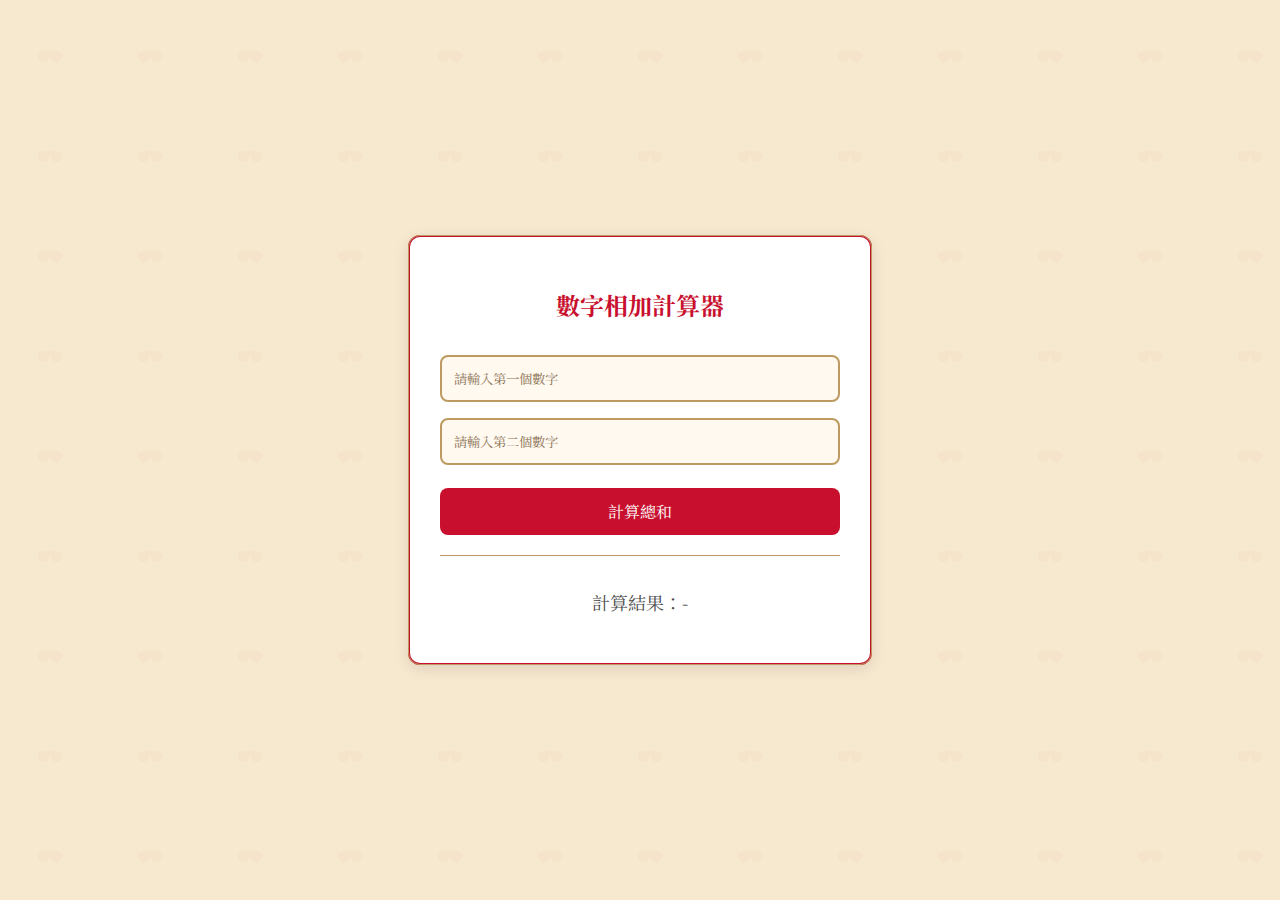
<file: index.html>
<!DOCTYPE html>
<html lang="zh-Hant">
<head>
    <meta charset="UTF-8">
    <meta name="viewport" content="width=device-width, initial-scale=1.0">
    <title>數字相加計算器</title>
    <style>
        @import url('https://fonts.googleapis.com/css2?family=Noto+Serif+TC:wght@400;700&display=swap');
        body {
            font-family: 'Noto Serif TC', serif;
            display: flex;
            justify-content: center;
            align-items: center;
            height: 100vh;
            margin: 0;
            background-color: #F7E8D0;
            background-image: url('data:image/svg+xml,%3Csvg width="100" height="100" viewBox="0 0 100 100" xmlns="http://www.w3.org/2000/svg"%3E%3Cpath d="M50 50C50 77.6142 77.6142 50 50 50C22.3858 50 50 77.6142 50 50Z" fill="%23E7C697" fill-opacity="0.1"/%3E%3C/svg%3E');
        }
        .calculator {
            background-color: #FFFFFF;
            padding: 30px;
            border-radius: 12px;
            box-shadow: 0 4px 15px rgba(0, 0, 0, 0.1);
            border: 2px solid #C8102E;
            position: relative;
            max-width: 400px;
            width: 90%;
        }
        .calculator::before {
            content: '';
            position: absolute;
            top: -2px;
            left: -2px;
            right: -2px;
            bottom: -2px;
            border: 1px solid #BD9B60;
            border-radius: 12px;
            pointer-events: none;
        }
        h2 {
            color: #C8102E;
            text-align: center;
            margin-bottom: 25px;
            font-size: 24px;
        }
        input {
            padding: 12px;
            margin: 8px 0;
            border: 2px solid #BD9B60;
            border-radius: 8px;
            width: 100%;
            box-sizing: border-box;
            font-family: 'Noto Serif TC', serif;
            background-color: #FFF9F0;
        }
        input::placeholder {
            color: #8B7355;
        }
        button {
            padding: 12px 24px;
            background-color: #C8102E;
            color: white;
            border: none;
            border-radius: 8px;
            cursor: pointer;
            width: 100%;
            margin-top: 15px;
            font-family: 'Noto Serif TC', serif;
            font-size: 16px;
            transition: all 0.3s ease;
        }
        button:hover {
            background-color: #A00000;
            transform: translateY(-2px);
        }
        .result-container {
            margin-top: 20px;
            text-align: center;
            color: #4A4A4A;
            font-size: 18px;
            border-top: 1px solid #BD9B60;
            padding-top: 15px;
        }
    </style>
</head>
<body>
    <div class="calculator">
        <h2>數字相加計算器</h2>
        <input type="number" id="num1" placeholder="請輸入第一個數字">
        <input type="number" id="num2" placeholder="請輸入第二個數字">
        <button onclick="addNumbers()">計算總和</button>
        <div class="result-container">
            <p>計算結果：<span id="result">-</span></p>
        </div>
    </div>
    <script src="script.js"></script>
</body>
</html>
</file>
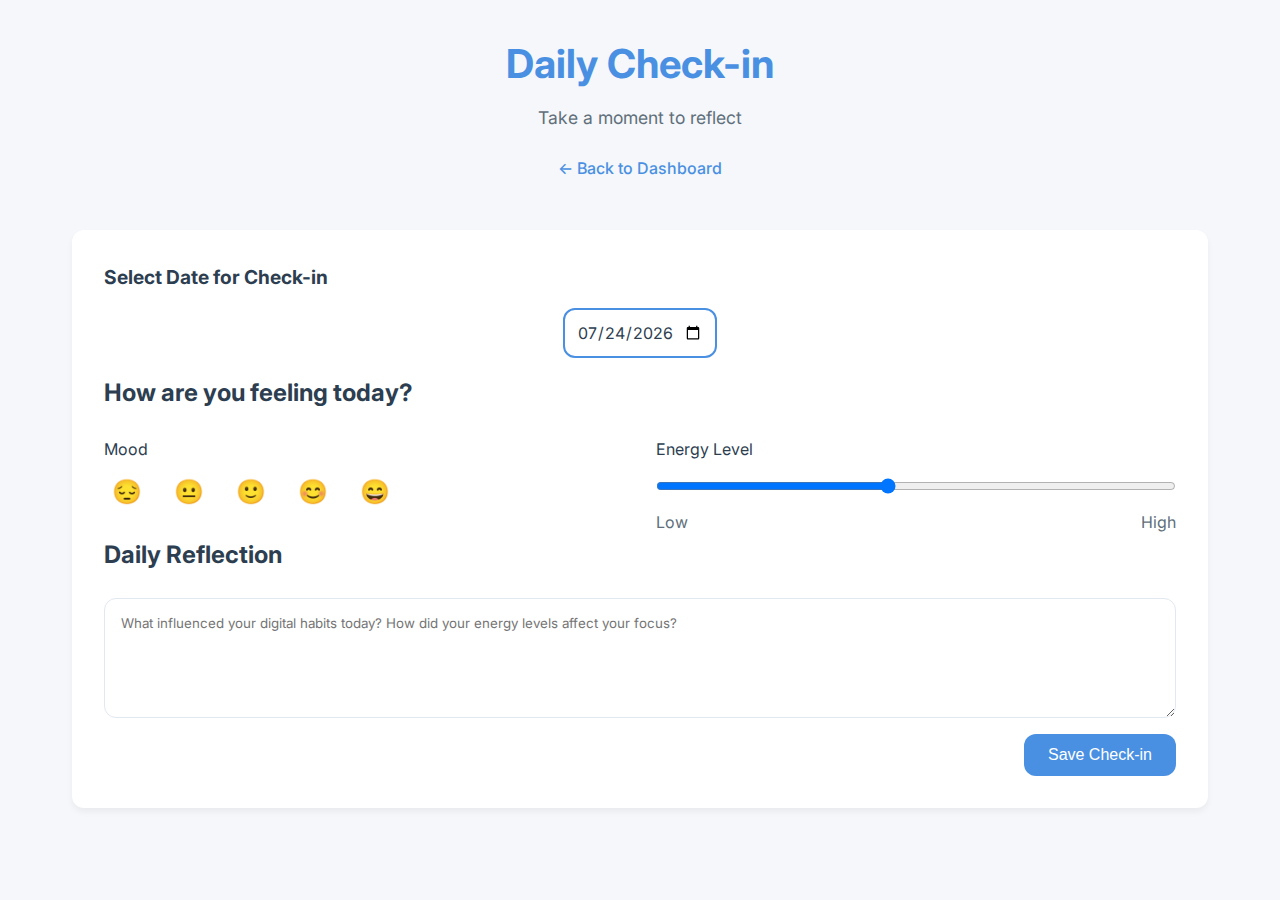
<file: checkin.html>
<!DOCTYPE html>
<html lang="en">
<head>
    <meta charset="UTF-8">
    <meta name="viewport" content="width=device-width, initial-scale=1.0">
    <title>Daily Check-in | Digital Wellness</title>
    <link href="https://fonts.googleapis.com/css2?family=Inter:wght@400;500;600&display=swap" rel="stylesheet">
    <link rel="stylesheet" href="styles.css">
</head>
<body>
    <div class="app-container">
        <header>
            <h1>Daily Check-in</h1>
            <p class="subtitle">Take a moment to reflect</p>
            <nav class="main-nav">
                <a href="index.html" class="nav-link">← Back to Dashboard</a>
            </nav>
        </header>

        <main>
            <section class="check-in-form">
                <div class="time-stamp">
                    <h3>Select Date for Check-in</h3>
                    <div class="date-selector">
                        <input type="date" id="check-in-date" class="date-input">
                    </div>
                </div>

                <div class="mood-energy-input">
                    <h2>How are you feeling today?</h2>
                    <div class="input-group">
                        <div class="mood-tracker">
                            <label>Mood</label>
                            <div class="mood-buttons">
                                <button class="mood-btn" data-mood="1">😔</button>
                                <button class="mood-btn" data-mood="2">😐</button>
                                <button class="mood-btn" data-mood="3">🙂</button>
                                <button class="mood-btn" data-mood="4">😊</button>
                                <button class="mood-btn" data-mood="5">😄</button>
                            </div>
                        </div>
                        <div class="energy-tracker">
                            <label>Energy Level</label>
                            <input type="range" id="energy-level" min="1" max="10" value="5">
                            <div class="energy-labels">
                                <span>Low</span>
                                <span>High</span>
                            </div>
                        </div>
                    </div>
                </div>

                <div class="reflection-prompt">
                    <h2>Daily Reflection</h2>
                    <div class="prompt-container">
                        <textarea id="reflection-text" 
                            placeholder="What influenced your digital habits today? How did your energy levels affect your focus?"></textarea>
                        <button id="save-reflection" class="primary-button">Save Check-in</button>
                    </div>
                </div>
            </section>
        </main>
    </div>
    <script src="checkin.js"></script>
</body>
</html>
</file>
<file: styles.css>
:root {
    --primary-color: #4A90E2;
    --secondary-color: #7C4DFF;
    --background-color: #F5F7FA;
    --card-background: #FFFFFF;
    --text-primary: #2C3E50;
    --text-secondary: #606F7B;
    --border-radius: 12px;
    --shadow: 0 4px 6px rgba(0, 0, 0, 0.05);
}

* {
    margin: 0;
    padding: 0;
    box-sizing: border-box;
}

body {
    font-family: 'Inter', sans-serif;
    background-color: var(--background-color);
    color: var(--text-primary);
    line-height: 1.6;
}

.app-container {
    max-width: 1200px;
    margin: 0 auto;
    padding: 2rem;
}

header {
    text-align: center;
    margin-bottom: 3rem;
    position: relative;
}

h1 {
    color: var(--primary-color);
    font-size: 2.5rem;
    margin-bottom: 0.5rem;
}

.subtitle {
    color: var(--text-secondary);
    font-size: 1.1rem;
    margin-bottom: 1.5rem;
}

.main-nav {
    margin: 1rem 0;
}

.nav-link {
    color: var(--primary-color);
    text-decoration: none;
    font-weight: 500;
}

.nav-link:hover {
    text-decoration: underline;
}

section {
    background: var(--card-background);
    border-radius: var(--border-radius);
    padding: 2rem;
    margin-bottom: 2rem;
    box-shadow: var(--shadow);
}

h2 {
    color: var(--text-primary);
    margin-bottom: 1.5rem;
    font-size: 1.5rem;
}

/* Mood and Energy Tracker Styles */
.input-group {
    display: flex;
    gap: 2rem;
    flex-wrap: wrap;
}

.mood-tracker, .energy-tracker {
    flex: 1;
    min-width: 250px;
}

.mood-buttons {
    display: flex;
    gap: 1rem;
    margin-top: 0.5rem;
}

.mood-btn {
    font-size: 1.5rem;
    padding: 0.5rem;
    border: none;
    background: transparent;
    cursor: pointer;
    transition: transform 0.2s;
}

.mood-btn:hover {
    transform: scale(1.1);
}

.mood-btn.selected {
    transform: scale(1.2);
    box-shadow: 0 0 0 2px var(--primary-color);
    border-radius: 50%;
}

.energy-tracker input[type="range"] {
    width: 100%;
    margin: 1rem 0;
}

.energy-labels {
    display: flex;
    justify-content: space-between;
    color: var(--text-secondary);
}

/* Calendar Styles */
.calendar-view h2 {
    text-align: center;
    margin-bottom: 2rem;
    color: var(--primary-color);
}

.calendar-grid {
    display: grid;
    grid-template-columns: repeat(7, 1fr);
    gap: 1rem;
}

.calendar-header {
    font-weight: 600;
    color: var(--text-secondary);
    text-align: center;
    padding: 0.5rem;
}

/* Date Selector Styles */
.date-selector {
    margin: 1rem 0;
    text-align: center;
}

.date-input {
    padding: 0.75rem;
    border: 2px solid var(--primary-color);
    border-radius: var(--border-radius);
    font-size: 1rem;
    color: var(--text-primary);
    background-color: white;
    cursor: pointer;
    font-family: inherit;
}

.date-input:focus {
    outline: none;
    border-color: var(--secondary-color);
    box-shadow: 0 0 0 2px rgba(124, 77, 255, 0.1);
}

.calendar-cell {
    background: white;
    border: 1px solid #E2E8F0;
    border-radius: 8px;
    padding: 0.5rem;
    min-height: 80px;
    position: relative;
}

.calendar-cell.empty {
    background: #F8FAFC;
}

.calendar-cell .date {
    position: absolute;
    top: 0.5rem;
    right: 0.5rem;
    font-size: 0.875rem;
    color: var(--text-secondary);
}

.calendar-cell .day-data {
    margin-top: 1.5rem;
    display: flex;
    flex-direction: column;
    align-items: center;
    gap: 0.5rem;
}

.calendar-cell.has-data {
    cursor: pointer;
    transition: transform 0.2s, box-shadow 0.2s;
}

.calendar-cell.has-data:hover {
    transform: translateY(-2px);
    box-shadow: 0 4px 8px rgba(0, 0, 0, 0.1);
}

.mood-indicator {
    font-size: 1.5rem;
    margin-bottom: 0.5rem;
}

.energy-bar-mini {
    height: 4px;
    background-color: var(--primary-color);
    border-radius: 2px;
    transition: width 0.3s ease;
}

/* Day Popup Styles */
.day-popup {
    position: absolute;
    background: white;
    border-radius: var(--border-radius);
    box-shadow: 0 4px 15px rgba(0, 0, 0, 0.15);
    padding: 1.5rem;
    min-width: 300px;
    max-width: 400px;
    z-index: 1000;
}

.popup-header {
    display: flex;
    justify-content: space-between;
    align-items: center;
    margin-bottom: 1rem;
    padding-bottom: 0.5rem;
    border-bottom: 1px solid #E2E8F0;
}

.popup-header h3 {
    margin: 0;
    color: var(--primary-color);
}

.close-popup {
    background: none;
    border: none;
    font-size: 1.5rem;
    cursor: pointer;
    color: var(--text-secondary);
    padding: 0.2rem 0.5rem;
}

.close-popup:hover {
    color: var(--text-primary);
}

.popup-content {
    display: flex;
    flex-direction: column;
    gap: 1rem;
}

.popup-mood, .popup-energy, .popup-reflection {
    display: flex;
    flex-direction: column;
    gap: 0.5rem;
}

.popup-mood {
    display: flex;
    flex-direction: row;
    align-items: center;
    gap: 1rem;
}

.mood-emoji {
    font-size: 2rem;
}

.energy-bar-container {
    background: #F1F5F9;
    border-radius: 4px;
    height: 20px;
    position: relative;
    overflow: hidden;
}

.energy-bar {
    height: 100%;
    background-color: var(--primary-color);
    transition: width 0.3s ease;
}

.energy-bar-container span {
    position: absolute;
    right: 8px;
    top: 50%;
    transform: translateY(-50%);
    font-size: 0.875rem;
    color: var(--text-secondary);
}

.popup-reflection label {
    font-weight: 500;
    color: var(--text-primary);
}

.popup-reflection p {
    background: #F8FAFC;
    padding: 1rem;
    border-radius: var(--border-radius);
    color: var(--text-secondary);
    margin: 0;
}

/* Reflection Prompt Styles */
.prompt-container {
    display: flex;
    flex-direction: column;
    gap: 1rem;
}

textarea {
    width: 100%;
    min-height: 120px;
    padding: 1rem;
    border: 1px solid #E2E8F0;
    border-radius: var(--border-radius);
    resize: vertical;
    font-family: inherit;
}

.primary-button {
    background-color: var(--primary-color);
    color: white;
    border: none;
    padding: 0.75rem 1.5rem;
    border-radius: var(--border-radius);
    cursor: pointer;
    font-size: 1rem;
    transition: background-color 0.2s;
    align-self: flex-end;
    text-decoration: none;
}

.primary-button:hover {
    background-color: var(--secondary-color);
}

/* Insights Panel Styles */
.insights-container {
    display: grid;
    grid-template-columns: repeat(auto-fit, minmax(300px, 1fr));
    gap: 2rem;
}

.pattern-card, .summary-card {
    background: #F8FAFC;
    padding: 1.5rem;
    border-radius: var(--border-radius);
    border: 1px solid #E2E8F0;
}

h3 {
    color: var(--text-primary);
    margin-bottom: 1rem;
    font-size: 1.2rem;
}

.notification {
    position: fixed;
    top: 20px;
    right: 20px;
    padding: 1rem 2rem;
    border-radius: var(--border-radius);
    color: white;
    z-index: 1000;
    display: none;
    animation: slideIn 0.3s ease-out;
}

.notification.success {
    background-color: #48BB78;
}

.notification.error {
    background-color: #F56565;
}

.notification.info {
    background-color: var(--primary-color);
}

@keyframes slideIn {
    from {
        transform: translateY(-100%);
        opacity: 0;
    }
    to {
        transform: translateY(0);
        opacity: 1;
    }
}

/* Responsive Design */
@media (max-width: 768px) {
    .app-container {
        padding: 1rem;
    }

    h1 {
        font-size: 2rem;
    }

    section {
        padding: 1.5rem;
    }

    .insights-container {
        grid-template-columns: 1fr;
    }
}
</file>
